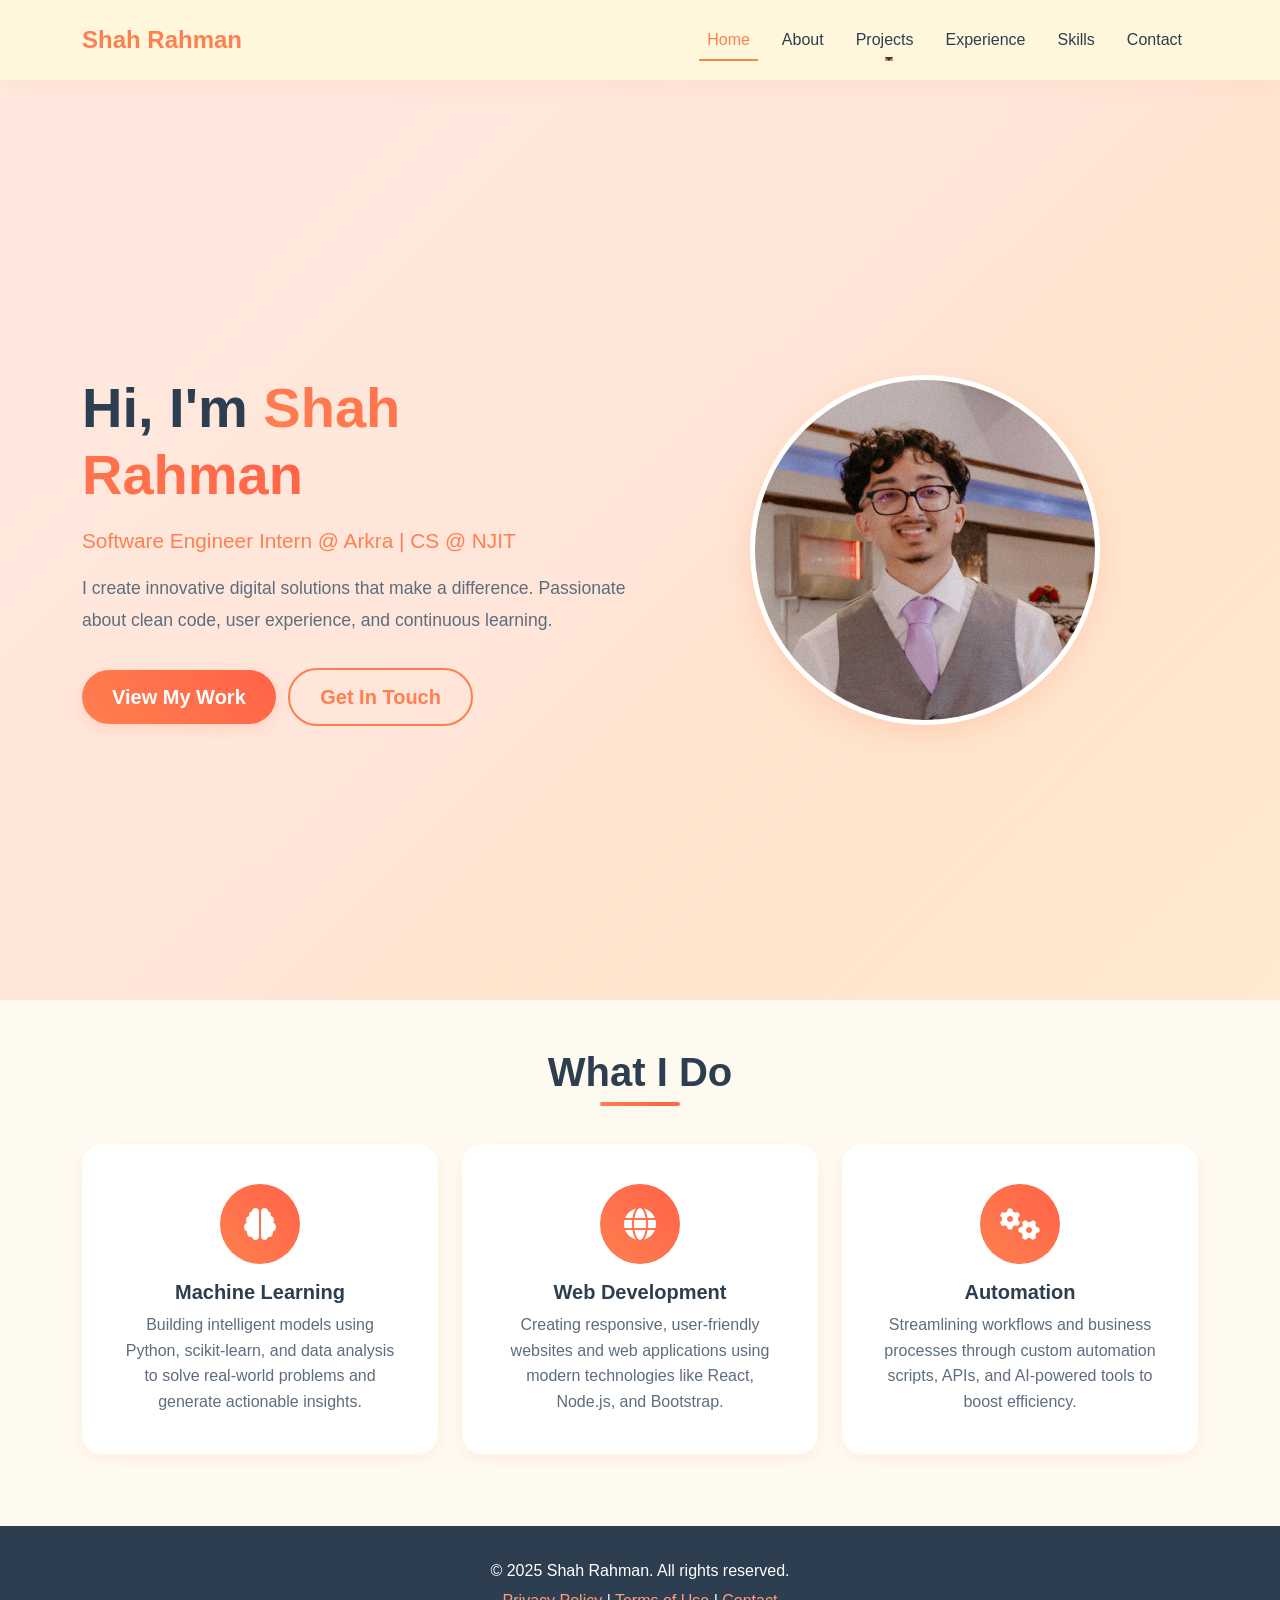
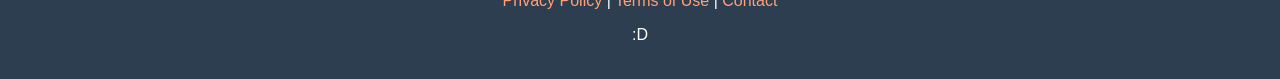
<file: index.html>
<!DOCTYPE html>
<!-- DEVELOPER: Shah Rahman, IS117-007, Fall 2025 -->
<html lang="en">
<head>
    <meta charset="UTF-8">
    <meta name="viewport" content="width=device-width, initial-scale=1.0">
    <title>Shah Rahman - Personal Portfolio</title>
    <!-- Bootstrap CSS -->
    <link href="https://cdn.jsdelivr.net/npm/bootstrap@5.3.2/dist/css/bootstrap.min.css" rel="stylesheet">
    <!-- Font Awesome -->
    <link href="https://cdnjs.cloudflare.com/ajax/libs/font-awesome/6.0.0/css/all.min.css" rel="stylesheet">
    <!-- Custom CSS (loads after Bootstrap to override) -->
    <link rel="stylesheet" href="styles/styles.css">
</head>
<body>
    <!-- Navigation with Bootstrap -->
    <nav class="navbar navbar-expand-lg fixed-top">
        <div class="container">
            <a class="navbar-brand" href="index.html">Shah Rahman</a>
            <button class="navbar-toggler" type="button" data-bs-toggle="collapse" data-bs-target="#navbarNav" aria-controls="navbarNav" aria-expanded="false" aria-label="Toggle navigation">
                <span class="navbar-toggler-icon"></span>
            </button>
            <div class="collapse navbar-collapse" id="navbarNav">
                <ul class="navbar-nav ms-auto">
                    <li class="nav-item">
                        <a class="nav-link active" href="index.html">Home</a>
                    </li>
                    <li class="nav-item">
                        <a class="nav-link" href="about.html">About</a>
                    </li>
                    <!-- 2-Tier Navigation: Dropdown Menu -->
                    <li class="nav-item dropdown">
                        <a class="nav-link dropdown-toggle" href="projects.html" id="projectsDropdown" role="button" data-bs-toggle="dropdown" aria-expanded="false">
                            Projects
                        </a>
                        <ul class="dropdown-menu" aria-labelledby="projectsDropdown">
                            <li><a class="dropdown-item" href="projects.html">All Projects</a></li>
                            <li><a class="dropdown-item" href="projects.html#ml-projects">ML Projects</a></li>
                            <li><a class="dropdown-item" href="projects.html#web-projects">Web Projects</a></li>
                        </ul>
                    </li>
                    <li class="nav-item">
                        <a class="nav-link" href="experience.html">Experience</a>
                    </li>
                    <li class="nav-item">
                        <a class="nav-link" href="skills.html">Skills</a>
                    </li>
                    <li class="nav-item">
                        <a class="nav-link" href="contact.html">Contact</a>
                    </li>
                </ul>
            </div>
        </div>
    </nav>

    <!-- Hero Section -->
    <section id="home" class="hero">
        <div class="container">
            <div class="row align-items-center min-vh-100">
                <div class="col-lg-6">
                    <div class="hero-content">
                        <h1 class="hero-title">Hi, I'm <span class="highlight">Shah Rahman</span></h1>
                        <p class="hero-subtitle">Software Engineer Intern @ Arkra | CS @ NJIT</p>
                        <p class="hero-description">
                            I create innovative digital solutions that make a difference. 
                            Passionate about clean code, user experience, and continuous learning.
                        </p>
                        <div class="hero-buttons">
                            <a href="projects.html" class="btn btn-primary btn-lg me-2">View My Work</a>
                            <a href="contact.html" class="btn btn-outline-primary btn-lg">Get In Touch</a>
                        </div>
                    </div>
                </div>
                <div class="col-lg-6 text-center">
                    <div class="hero-image">
                        <img src="images/profile.png" alt="Shah Rahman" class="profile-photo img-fluid">
                    </div>
                </div>
            </div>
        </div>
    </section>

    <!-- What I Do Section -->
    <section id="services" class="services-section py-5">
        <div class="container">
            <h2 class="section-title text-center mb-5">What I Do</h2>
            <div class="row">
                <div class="col-lg-4 col-md-6 mb-4">
                    <div class="card service-card h-100 text-center">
                        <div class="card-body">
                            <div class="service-icon mb-3">
                                <i class="fas fa-brain"></i>
                            </div>
                            <h5 class="card-title">Machine Learning</h5>
                            <p class="card-text">
                                Building intelligent models using Python, scikit-learn, and data analysis to solve real-world problems and generate actionable insights.
                            </p>
                        </div>
                    </div>
                </div>
                <div class="col-lg-4 col-md-6 mb-4">
                    <div class="card service-card h-100 text-center">
                        <div class="card-body">
                            <div class="service-icon mb-3">
                                <i class="fas fa-globe"></i>
                            </div>
                            <h5 class="card-title">Web Development</h5>
                            <p class="card-text">
                                Creating responsive, user-friendly websites and web applications using modern technologies like React, Node.js, and Bootstrap.
                            </p>
                        </div>
                    </div>
                </div>
                <div class="col-lg-4 col-md-6 mb-4">
                    <div class="card service-card h-100 text-center">
                        <div class="card-body">
                            <div class="service-icon mb-3">
                                <i class="fas fa-cogs"></i>
                            </div>
                            <h5 class="card-title">Automation</h5>
                            <p class="card-text">
                                Streamlining workflows and business processes through custom automation scripts, APIs, and AI-powered tools to boost efficiency.
                            </p>
                        </div>
                    </div>
                </div>
            </div>
        </div>
    </section>

    <!-- Footer -->
    <footer class="footer mt-auto">
        <div class="container text-center">
            <p class="mb-1">&copy; 2025 Shah Rahman. All rights reserved.</p>
            <p class="mb-2">
                <a href="#" class="footer-link">Privacy Policy</a> | 
                <a href="#" class="footer-link">Terms of Use</a> | 
                <a href="contact.html" class="footer-link">Contact</a>
            </p>
            <p class="mb-0">:D</p>
        </div>
    </footer>

    <!-- Bootstrap JS Bundle -->
    <script src="https://cdn.jsdelivr.net/npm/bootstrap@5.3.2/dist/js/bootstrap.bundle.min.js"></script>
    <script src="scripts/script.js"></script>
</body>
</html>
</file>
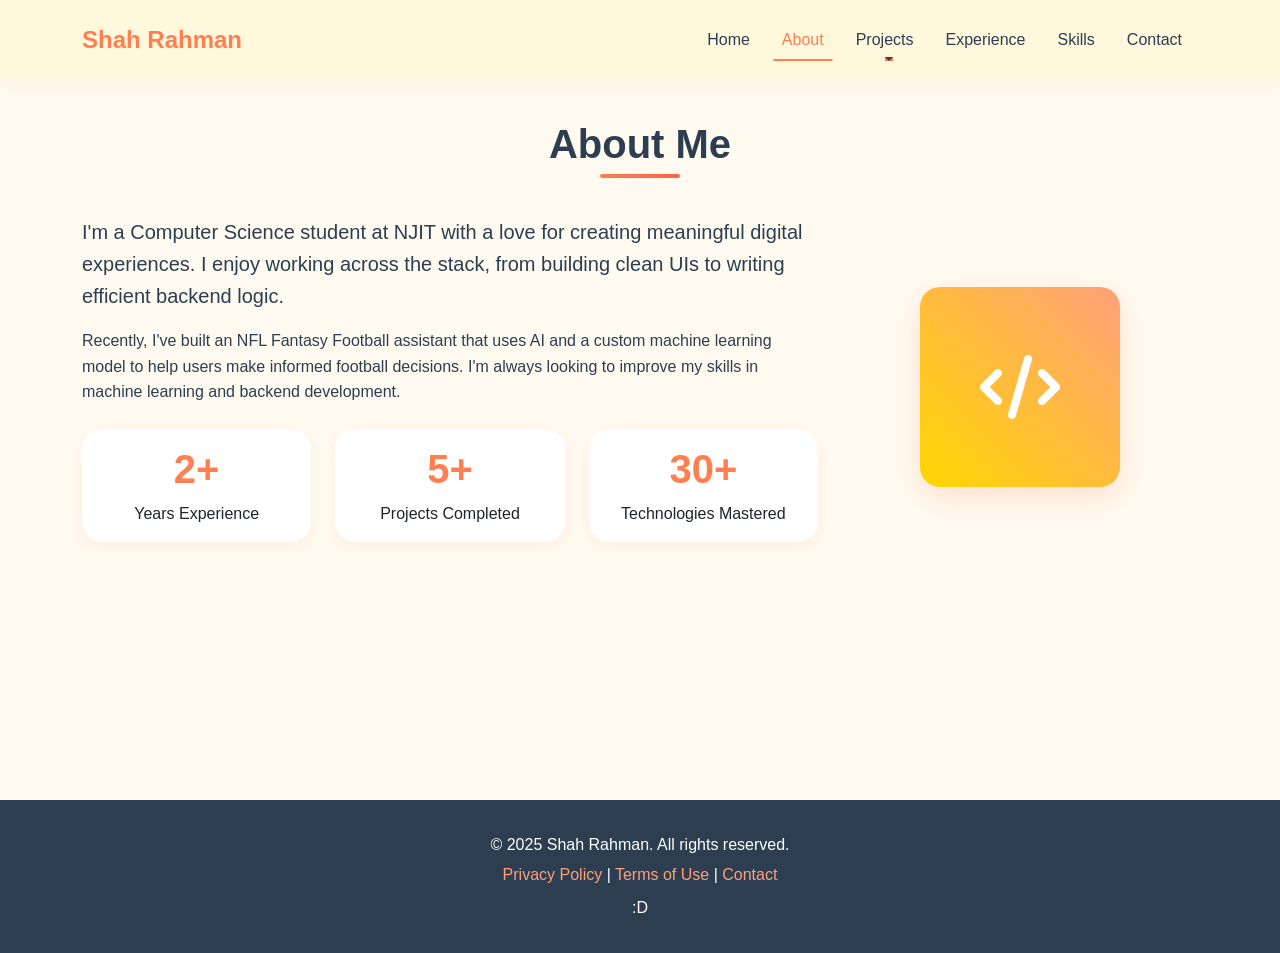
<file: about.html>
<!DOCTYPE html>
<!-- DEVELOPER: Shah Rahman, IS117-007, Fall 2025 -->
<html lang="en">
<head>
    <meta charset="UTF-8">
    <meta name="viewport" content="width=device-width, initial-scale=1.0">
    <title>About - Shah Rahman</title>
    <!-- Bootstrap CSS -->
    <link href="https://cdn.jsdelivr.net/npm/bootstrap@5.3.2/dist/css/bootstrap.min.css" rel="stylesheet">
    <!-- Font Awesome -->
    <link href="https://cdnjs.cloudflare.com/ajax/libs/font-awesome/6.0.0/css/all.min.css" rel="stylesheet">
    <!-- Custom CSS -->
    <link rel="stylesheet" href="styles/styles.css">
</head>
<body>
    <!-- Navigation -->
    <nav class="navbar navbar-expand-lg fixed-top">
        <div class="container">
            <a class="navbar-brand" href="index.html">Shah Rahman</a>
            <button class="navbar-toggler" type="button" data-bs-toggle="collapse" data-bs-target="#navbarNav" aria-controls="navbarNav" aria-expanded="false" aria-label="Toggle navigation">
                <span class="navbar-toggler-icon"></span>
            </button>
            <div class="collapse navbar-collapse" id="navbarNav">
                <ul class="navbar-nav ms-auto">
                    <li class="nav-item">
                        <a class="nav-link" href="index.html">Home</a>
                    </li>
                    <li class="nav-item">
                        <a class="nav-link active" href="about.html">About</a>
                    </li>
                    <li class="nav-item dropdown">
                        <a class="nav-link dropdown-toggle" href="projects.html" id="projectsDropdown" role="button" data-bs-toggle="dropdown" aria-expanded="false">
                            Projects
                        </a>
                        <ul class="dropdown-menu" aria-labelledby="projectsDropdown">
                            <li><a class="dropdown-item" href="projects.html">All Projects</a></li>
                            <li><a class="dropdown-item" href="projects.html#ml-projects">ML Projects</a></li>
                            <li><a class="dropdown-item" href="projects.html#web-projects">Web Projects</a></li>
                        </ul>
                    </li>
                    <li class="nav-item">
                        <a class="nav-link" href="experience.html">Experience</a>
                    </li>
                    <li class="nav-item">
                        <a class="nav-link" href="skills.html">Skills</a>
                    </li>
                    <li class="nav-item">
                        <a class="nav-link" href="contact.html">Contact</a>
                    </li>
                </ul>
            </div>
        </div>
    </nav>

    <!-- About Section -->
    <section id="about" class="about page-section">
        <div class="container">
            <h2 class="section-title text-center mb-5">About Me</h2>
            <div class="row align-items-center">
                <div class="col-lg-8">
                    <p class="lead">
                        I'm a Computer Science student at NJIT with a love for creating meaningful digital experiences. 
                        I enjoy working across the stack, from building clean UIs to writing efficient backend logic.
                    </p>
                    <p>
                        Recently, I've built an NFL Fantasy Football assistant that uses AI and a custom machine learning model to help users make informed football decisions.
                        I'm always looking to improve my skills in machine learning and backend development.
                    </p>
                    
                    <!-- Stats as Bootstrap Cards -->
                    <div class="row mt-4">
                        <div class="col-md-4 mb-3">
                            <div class="card stat-card text-center h-100">
                                <div class="card-body">
                                    <h3 class="card-title stat-number">2+</h3>
                                    <p class="card-text">Years Experience</p>
                                </div>
                            </div>
                        </div>
                        <div class="col-md-4 mb-3">
                            <div class="card stat-card text-center h-100">
                                <div class="card-body">
                                    <h3 class="card-title stat-number">5+</h3>
                                    <p class="card-text">Projects Completed</p>
                                </div>
                            </div>
                        </div>
                        <div class="col-md-4 mb-3">
                            <div class="card stat-card text-center h-100">
                                <div class="card-body">
                                    <h3 class="card-title stat-number">30+</h3>
                                    <p class="card-text">Technologies Mastered</p>
                                </div>
                            </div>
                        </div>
                    </div>
                </div>
                <div class="col-lg-4 text-center">
                    <div class="about-placeholder">
                        <i class="fas fa-code"></i>
                    </div>
                </div>
            </div>
        </div>
    </section>

    <!-- Footer -->
    <footer class="footer mt-auto">
        <div class="container text-center">
            <p class="mb-1">&copy; 2025 Shah Rahman. All rights reserved.</p>
            <p class="mb-2">
                <a href="#" class="footer-link">Privacy Policy</a> | 
                <a href="#" class="footer-link">Terms of Use</a> | 
                <a href="contact.html" class="footer-link">Contact</a>
            </p>
            <p class="mb-0">:D</p>
        </div>
    </footer>

    <!-- Bootstrap JS Bundle -->
    <script src="https://cdn.jsdelivr.net/npm/bootstrap@5.3.2/dist/js/bootstrap.bundle.min.js"></script>
    <script src="scripts/script.js"></script>
</body>
</html>
</file>
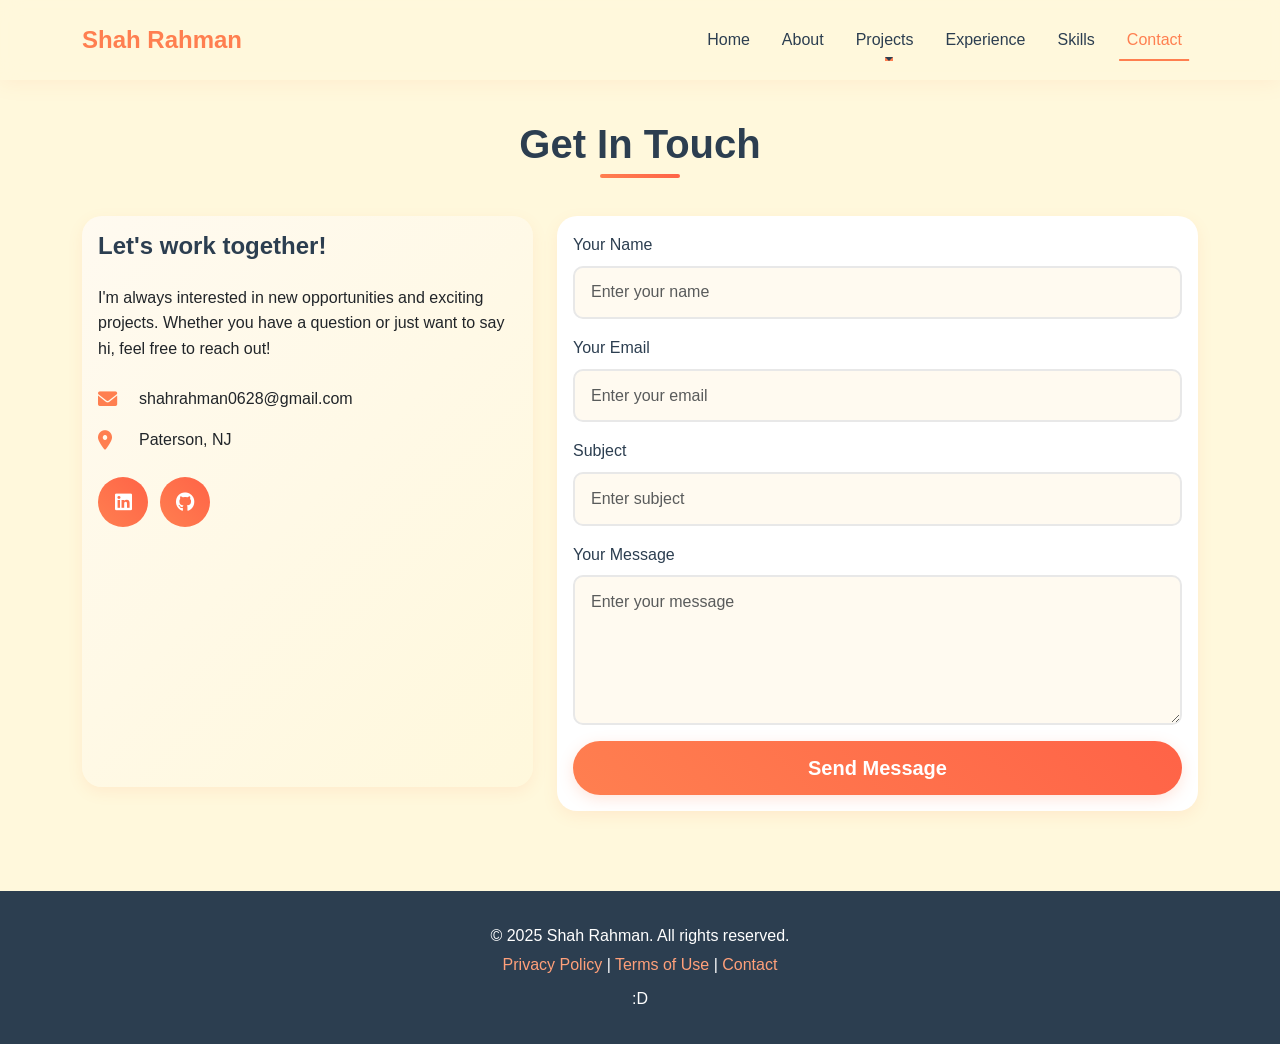
<file: contact.html>
<!DOCTYPE html>
<!-- DEVELOPER: Shah Rahman, IS117-007, Fall 2025 -->
<html lang="en">
<head>
    <meta charset="UTF-8">
    <meta name="viewport" content="width=device-width, initial-scale=1.0">
    <title>Contact - Shah Rahman</title>
    <!-- Bootstrap CSS -->
    <link href="https://cdn.jsdelivr.net/npm/bootstrap@5.3.2/dist/css/bootstrap.min.css" rel="stylesheet">
    <!-- Font Awesome -->
    <link href="https://cdnjs.cloudflare.com/ajax/libs/font-awesome/6.0.0/css/all.min.css" rel="stylesheet">
    <!-- Custom CSS -->
    <link rel="stylesheet" href="styles/styles.css">
</head>
<body>
    <!-- Navigation -->
    <nav class="navbar navbar-expand-lg fixed-top">
        <div class="container">
            <a class="navbar-brand" href="index.html">Shah Rahman</a>
            <button class="navbar-toggler" type="button" data-bs-toggle="collapse" data-bs-target="#navbarNav" aria-controls="navbarNav" aria-expanded="false" aria-label="Toggle navigation">
                <span class="navbar-toggler-icon"></span>
            </button>
            <div class="collapse navbar-collapse" id="navbarNav">
                <ul class="navbar-nav ms-auto">
                    <li class="nav-item">
                        <a class="nav-link" href="index.html">Home</a>
                    </li>
                    <li class="nav-item">
                        <a class="nav-link" href="about.html">About</a>
                    </li>
                    <li class="nav-item dropdown">
                        <a class="nav-link dropdown-toggle" href="projects.html" id="projectsDropdown" role="button" data-bs-toggle="dropdown" aria-expanded="false">
                            Projects
                        </a>
                        <ul class="dropdown-menu" aria-labelledby="projectsDropdown">
                            <li><a class="dropdown-item" href="projects.html">All Projects</a></li>
                            <li><a class="dropdown-item" href="projects.html#ml-projects">ML Projects</a></li>
                            <li><a class="dropdown-item" href="projects.html#web-projects">Web Projects</a></li>
                        </ul>
                    </li>
                    <li class="nav-item">
                        <a class="nav-link" href="experience.html">Experience</a>
                    </li>
                    <li class="nav-item">
                        <a class="nav-link" href="skills.html">Skills</a>
                    </li>
                    <li class="nav-item">
                        <a class="nav-link active" href="contact.html">Contact</a>
                    </li>
                </ul>
            </div>
        </div>
    </nav>

    <!-- Contact Section -->
    <section id="contact" class="contact page-section">
        <div class="container">
            <h2 class="section-title text-center mb-5">Get In Touch</h2>
            <div class="row">
                <div class="col-lg-5 mb-4">
                    <div class="card contact-info-card h-100">
                        <div class="card-body">
                            <h4 class="card-title mb-4">Let's work together!</h4>
                            <p class="card-text">
                                I'm always interested in new opportunities and exciting projects. 
                                Whether you have a question or just want to say hi, feel free to reach out!
                            </p>
                            <div class="contact-details mt-4">
                                <div class="contact-item d-flex align-items-center mb-3">
                                    <i class="fas fa-envelope me-3"></i>
                                    <span>shahrahman0628@gmail.com</span>
                                </div>
                                <div class="contact-item d-flex align-items-center mb-3">
                                    <i class="fas fa-map-marker-alt me-3"></i>
                                    <span>Paterson, NJ</span>
                                </div>
                            </div>
                            <div class="social-links mt-4">
                                <a href="https://www.linkedin.com/in/shahrahman28/" class="btn btn-social me-2">
                                    <i class="fab fa-linkedin"></i>
                                </a>
                                <a href="https://github.com/ssr68" class="btn btn-social">
                                    <i class="fab fa-github"></i>
                                </a>
                            </div>
                        </div>
                    </div>
                </div>
                <div class="col-lg-7">
                    <div class="card contact-form-card">
                        <div class="card-body">
                            <form id="contactForm" action="https://formspree.io/f/mpwladll" method="POST">
                                <div class="mb-3">
                                    <label for="name" class="form-label">Your Name</label>
                                    <input type="text" class="form-control" id="name" name="name" placeholder="Enter your name" required>
                                </div>
                                <div class="mb-3">
                                    <label for="email" class="form-label">Your Email</label>
                                    <input type="email" class="form-control" id="email" name="email" placeholder="Enter your email" required>
                                </div>
                                <div class="mb-3">
                                    <label for="subject" class="form-label">Subject</label>
                                    <input type="text" class="form-control" id="subject" name="subject" placeholder="Enter subject" required>
                                </div>
                                <div class="mb-3">
                                    <label for="message" class="form-label">Your Message</label>
                                    <textarea class="form-control" id="message" name="message" rows="5" placeholder="Enter your message" required></textarea>
                                </div>
                                <button type="submit" class="btn btn-primary btn-lg w-100">Send Message</button>
                            </form>
                            <div id="formMessage" class="mt-3" style="display:none;">
                                <div class="alert alert-success text-center">
                                    <i class="fas fa-check-circle me-2"></i>
                                    <strong>Thank you!</strong> I will reach out soon.
                                </div>
                            </div>
                        </div>
                    </div>
                </div>
            </div>
        </div>
    </section>

    <!-- Footer -->
    <footer class="footer mt-auto">
        <div class="container text-center">
            <p class="mb-1">&copy; 2025 Shah Rahman. All rights reserved.</p>
            <p class="mb-2">
                <a href="#" class="footer-link">Privacy Policy</a> | 
                <a href="#" class="footer-link">Terms of Use</a> | 
                <a href="contact.html" class="footer-link">Contact</a>
            </p>
            <p class="mb-0">:D</p>
        </div>
    </footer>

    <!-- Bootstrap JS Bundle -->
    <script src="https://cdn.jsdelivr.net/npm/bootstrap@5.3.2/dist/js/bootstrap.bundle.min.js"></script>
    <script src="scripts/script.js"></script>
    <script>
    document.addEventListener('DOMContentLoaded', function() {
      const form = document.getElementById('contactForm');
      const formMessage = document.getElementById('formMessage');
      if (form) {
        form.addEventListener('submit', async function(e) {
          e.preventDefault();
          const data = new FormData(form);
          try {
            const response = await fetch(form.action, {
              method: 'POST',
              body: data,
              headers: { 'Accept': 'application/json' }
            });
            if (response.ok) {
              form.reset();
              form.style.display = 'none';
              formMessage.style.display = 'block';
            } else {
              formMessage.innerHTML = '<div class="alert alert-danger">Oops! Something went wrong. Please try again later.</div>';
              formMessage.style.display = 'block';
            }
          } catch (error) {
            formMessage.innerHTML = '<div class="alert alert-danger">Oops! Something went wrong. Please try again later.</div>';
            formMessage.style.display = 'block';
          }
        });
      }
    });
    </script>
</body>
</html>
</file>
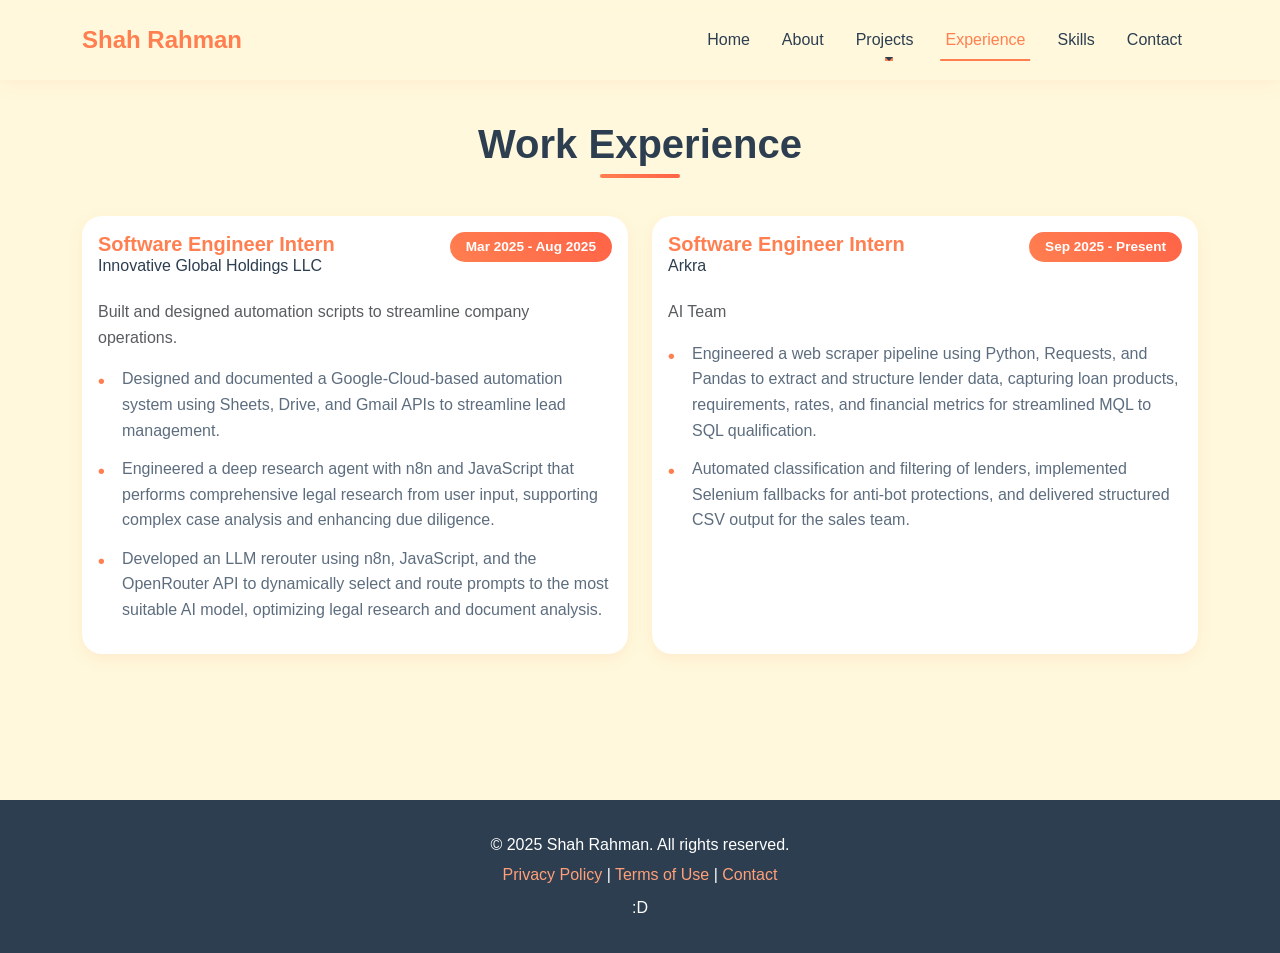
<file: experience.html>
<!DOCTYPE html>
<!-- DEVELOPER: Shah Rahman, IS117-007, Fall 2025 -->
<html lang="en">
<head>
    <meta charset="UTF-8">
    <meta name="viewport" content="width=device-width, initial-scale=1.0">
    <title>Experience - Shah Rahman</title>
    <!-- Bootstrap CSS -->
    <link href="https://cdn.jsdelivr.net/npm/bootstrap@5.3.2/dist/css/bootstrap.min.css" rel="stylesheet">
    <!-- Font Awesome -->
    <link href="https://cdnjs.cloudflare.com/ajax/libs/font-awesome/6.0.0/css/all.min.css" rel="stylesheet">
    <!-- Custom CSS -->
    <link rel="stylesheet" href="styles/styles.css">
</head>
<body>
    <!-- Navigation -->
    <nav class="navbar navbar-expand-lg fixed-top">
        <div class="container">
            <a class="navbar-brand" href="index.html">Shah Rahman</a>
            <button class="navbar-toggler" type="button" data-bs-toggle="collapse" data-bs-target="#navbarNav" aria-controls="navbarNav" aria-expanded="false" aria-label="Toggle navigation">
                <span class="navbar-toggler-icon"></span>
            </button>
            <div class="collapse navbar-collapse" id="navbarNav">
                <ul class="navbar-nav ms-auto">
                    <li class="nav-item">
                        <a class="nav-link" href="index.html">Home</a>
                    </li>
                    <li class="nav-item">
                        <a class="nav-link" href="about.html">About</a>
                    </li>
                    <li class="nav-item dropdown">
                        <a class="nav-link dropdown-toggle" href="projects.html" id="projectsDropdown" role="button" data-bs-toggle="dropdown" aria-expanded="false">
                            Projects
                        </a>
                        <ul class="dropdown-menu" aria-labelledby="projectsDropdown">
                            <li><a class="dropdown-item" href="projects.html">All Projects</a></li>
                            <li><a class="dropdown-item" href="projects.html#ml-projects">ML Projects</a></li>
                            <li><a class="dropdown-item" href="projects.html#web-projects">Web Projects</a></li>
                        </ul>
                    </li>
                    <li class="nav-item">
                        <a class="nav-link active" href="experience.html">Experience</a>
                    </li>
                    <li class="nav-item">
                        <a class="nav-link" href="skills.html">Skills</a>
                    </li>
                    <li class="nav-item">
                        <a class="nav-link" href="contact.html">Contact</a>
                    </li>
                </ul>
            </div>
        </div>
    </nav>

    <!-- Experience Section -->
    <section id="experience" class="experience page-section">
        <div class="container">
            <h2 class="section-title text-center mb-5">Work Experience</h2>
            <div class="row">
                <div class="col-lg-6 mb-4">
                    <div class="card experience-card h-100">
                        <div class="card-body">
                            <div class="d-flex justify-content-between align-items-start mb-3">
                                <div>
                                    <h5 class="card-title job-title">Software Engineer Intern</h5>
                                    <h6 class="company-name">Innovative Global Holdings LLC</h6>
                                </div>
                                <span class="badge duration-badge">Mar 2025 - Aug 2025</span>
                            </div>
                            <p class="card-text text-muted">
                                Built and designed automation scripts to streamline company operations.
                            </p>
                            <ul class="job-achievements">
                                <li>Designed and documented a Google-Cloud-based automation system using Sheets, Drive, and Gmail APIs to streamline lead management.</li>
                                <li>Engineered a deep research agent with n8n and JavaScript that performs comprehensive legal research from user input, supporting complex case analysis and enhancing due diligence.</li>
                                <li>Developed an LLM rerouter using n8n, JavaScript, and the OpenRouter API to dynamically select and route prompts to the most suitable AI model, optimizing legal research and document analysis.</li>
                            </ul>
                        </div>
                    </div>
                </div>
                
                <div class="col-lg-6 mb-4">
                    <div class="card experience-card h-100">
                        <div class="card-body">
                            <div class="d-flex justify-content-between align-items-start mb-3">
                                <div>
                                    <h5 class="card-title job-title">Software Engineer Intern</h5>
                                    <h6 class="company-name">Arkra</h6>
                                </div>
                                <span class="badge duration-badge">Sep 2025 - Present</span>
                            </div>
                            <p class="card-text text-muted">
                                AI Team
                            </p>
                            <ul class="job-achievements">
                                <li>Engineered a web scraper pipeline using Python, Requests, and Pandas to extract and structure lender data, capturing loan products, requirements, rates, and financial metrics for streamlined MQL to SQL qualification.</li>
                                <li>Automated classification and filtering of lenders, implemented Selenium fallbacks for anti-bot protections, and delivered structured CSV output for the sales team.</li>
                            </ul>
                        </div>
                    </div>
                </div>
            </div>
        </div>
    </section>

    <!-- Footer -->
    <footer class="footer mt-auto">
        <div class="container text-center">
            <p class="mb-1">&copy; 2025 Shah Rahman. All rights reserved.</p>
            <p class="mb-2">
                <a href="#" class="footer-link">Privacy Policy</a> | 
                <a href="#" class="footer-link">Terms of Use</a> | 
                <a href="contact.html" class="footer-link">Contact</a>
            </p>
            <p class="mb-0">:D</p>
        </div>
    </footer>

    <!-- Bootstrap JS Bundle -->
    <script src="https://cdn.jsdelivr.net/npm/bootstrap@5.3.2/dist/js/bootstrap.bundle.min.js"></script>
    <script src="scripts/script.js"></script>
</body>
</html>
</file>
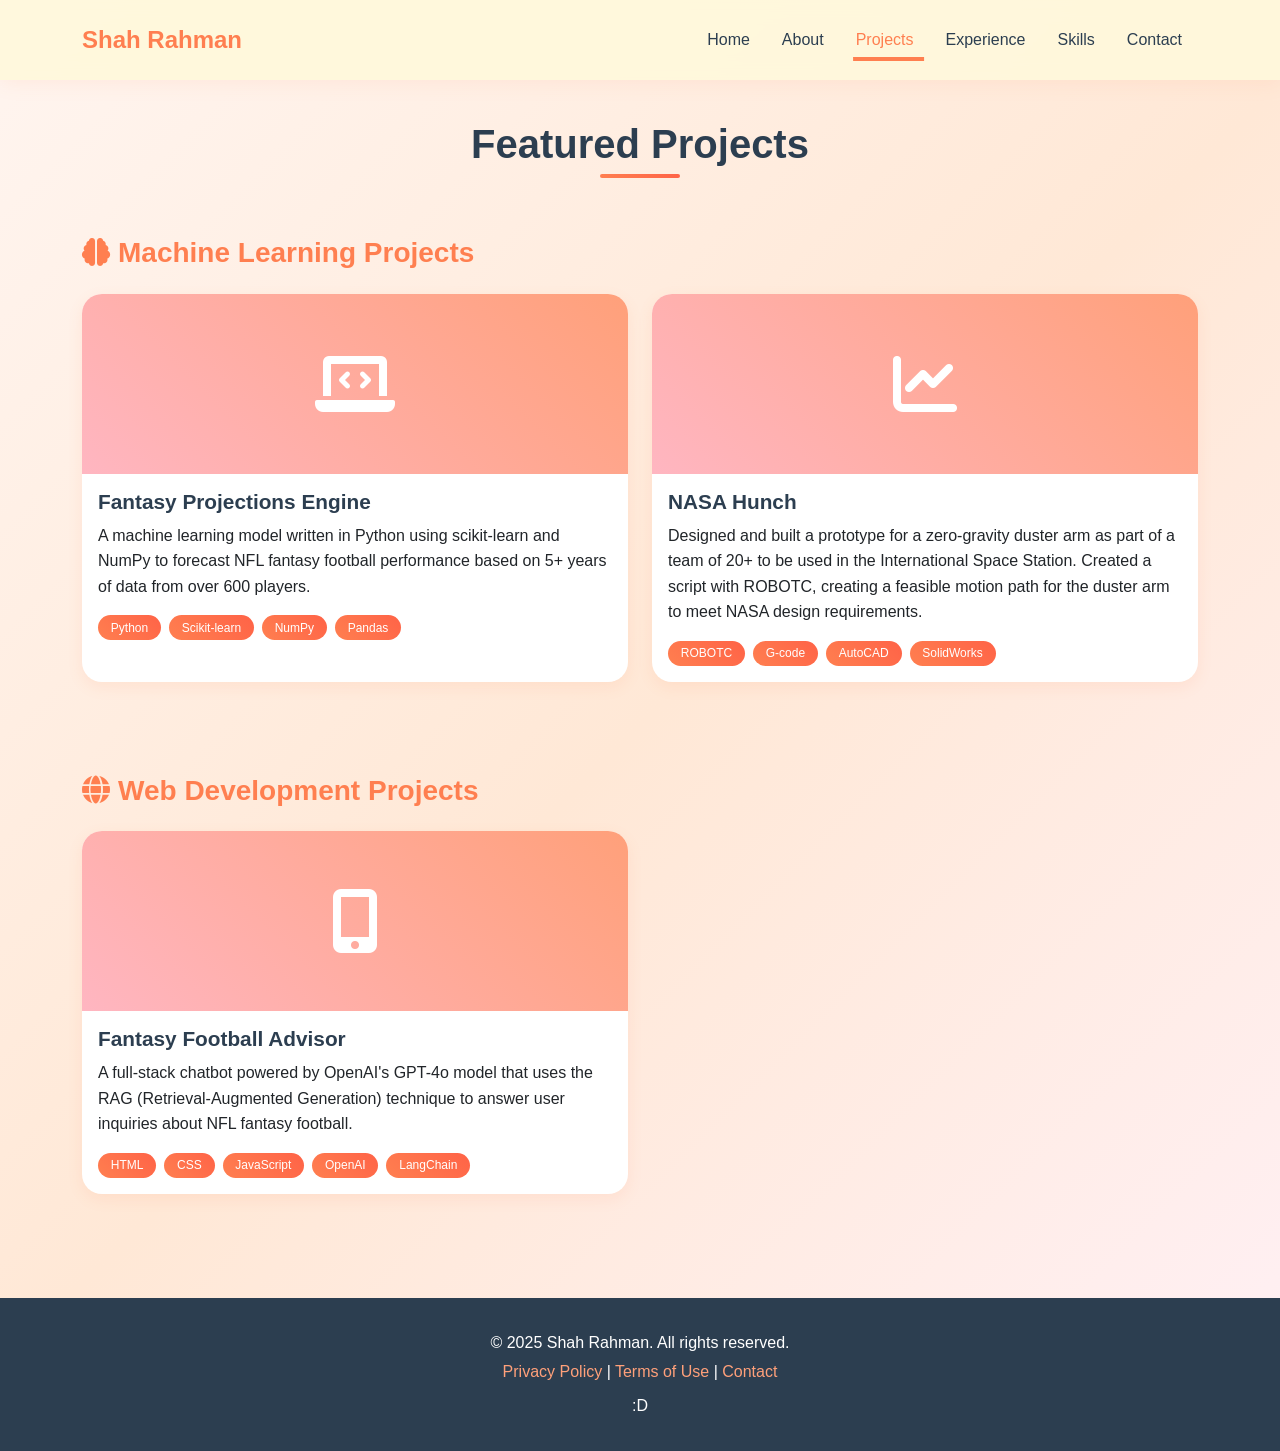
<file: projects.html>
<!DOCTYPE html>
<!-- DEVELOPER: Shah Rahman, IS117-007, Fall 2025 -->
<html lang="en">
<head>
    <meta charset="UTF-8">
    <meta name="viewport" content="width=device-width, initial-scale=1.0">
    <title>Projects - Shah Rahman</title>
    <!-- Bootstrap CSS -->
    <link href="https://cdn.jsdelivr.net/npm/bootstrap@5.3.2/dist/css/bootstrap.min.css" rel="stylesheet">
    <!-- Font Awesome -->
    <link href="https://cdnjs.cloudflare.com/ajax/libs/font-awesome/6.0.0/css/all.min.css" rel="stylesheet">
    <!-- Custom CSS -->
    <link rel="stylesheet" href="styles/styles.css">
</head>
<body>
    <!-- Navigation -->
    <nav class="navbar navbar-expand-lg fixed-top">
        <div class="container">
            <a class="navbar-brand" href="index.html">Shah Rahman</a>
            <button class="navbar-toggler" type="button" data-bs-toggle="collapse" data-bs-target="#navbarNav" aria-controls="navbarNav" aria-expanded="false" aria-label="Toggle navigation">
                <span class="navbar-toggler-icon"></span>
            </button>
            <div class="collapse navbar-collapse" id="navbarNav">
                <ul class="navbar-nav ms-auto">
                    <li class="nav-item">
                        <a class="nav-link" href="index.html">Home</a>
                    </li>
                    <li class="nav-item">
                        <a class="nav-link" href="about.html">About</a>
                    </li>
                    <li class="nav-item dropdown">
                        <a class="nav-link dropdown-toggle active" href="projects.html" id="projectsDropdown" role="button" data-bs-toggle="dropdown" aria-expanded="false">
                            Projects
                        </a>
                        <ul class="dropdown-menu" aria-labelledby="projectsDropdown">
                            <li><a class="dropdown-item" href="projects.html">All Projects</a></li>
                            <li><a class="dropdown-item" href="projects.html#ml-projects">ML Projects</a></li>
                            <li><a class="dropdown-item" href="projects.html#web-projects">Web Projects</a></li>
                        </ul>
                    </li>
                    <li class="nav-item">
                        <a class="nav-link" href="experience.html">Experience</a>
                    </li>
                    <li class="nav-item">
                        <a class="nav-link" href="skills.html">Skills</a>
                    </li>
                    <li class="nav-item">
                        <a class="nav-link" href="contact.html">Contact</a>
                    </li>
                </ul>
            </div>
        </div>
    </nav>

    <!-- Projects Section -->
    <section id="projects" class="projects page-section">
        <div class="container">
            <h2 class="section-title text-center mb-5">Featured Projects</h2>
            
            <!-- ML Projects -->
            <h3 id="ml-projects" class="category-subtitle mb-4"><i class="fas fa-brain me-2"></i>Machine Learning Projects</h3>
            <div class="row mb-5">
                <div class="col-lg-6 mb-4">
                    <div class="card project-card h-100">
                        <div class="card-img-top project-image">
                            <i class="fas fa-laptop-code"></i>
                        </div>
                        <div class="card-body">
                            <h5 class="card-title">Fantasy Projections Engine</h5>
                            <p class="card-text">
                                A machine learning model written in Python using scikit-learn and NumPy to forecast NFL fantasy football performance based on 5+ years of data from over 600 players.
                            </p>
                            <div class="project-tech">
                                <span class="badge tech-tag">Python</span>
                                <span class="badge tech-tag">Scikit-learn</span>
                                <span class="badge tech-tag">NumPy</span>
                                <span class="badge tech-tag">Pandas</span>
                            </div>
                        </div>
                    </div>
                </div>
                
                <div class="col-lg-6 mb-4">
                    <div class="card project-card h-100">
                        <div class="card-img-top project-image">
                            <i class="fas fa-chart-line"></i>
                        </div>
                        <div class="card-body">
                            <h5 class="card-title">NASA Hunch</h5>
                            <p class="card-text">
                                Designed and built a prototype for a zero-gravity duster arm as part of a team of 20+ to be used in the International Space Station. Created a script with ROBOTC, creating a feasible motion path for the duster arm to meet NASA design requirements.
                            </p>
                            <div class="project-tech">
                                <span class="badge tech-tag">ROBOTC</span>
                                <span class="badge tech-tag">G-code</span>
                                <span class="badge tech-tag">AutoCAD</span>
                                <span class="badge tech-tag">SolidWorks</span>
                            </div>
                        </div>
                    </div>
                </div>
            </div>

            <!-- Web Projects -->
            <h3 id="web-projects" class="category-subtitle mb-4"><i class="fas fa-globe me-2"></i>Web Development Projects</h3>
            <div class="row">
                <div class="col-lg-6 mb-4">
                    <div class="card project-card h-100">
                        <div class="card-img-top project-image">
                            <i class="fas fa-mobile-alt"></i>
                        </div>
                        <div class="card-body">
                            <h5 class="card-title">Fantasy Football Advisor</h5>
                            <p class="card-text">
                                A full-stack chatbot powered by OpenAI's GPT-4o model that uses the RAG (Retrieval-Augmented Generation) technique to answer user inquiries about NFL fantasy football.
                            </p>
                            <div class="project-tech">
                                <span class="badge tech-tag">HTML</span>
                                <span class="badge tech-tag">CSS</span>
                                <span class="badge tech-tag">JavaScript</span>
                                <span class="badge tech-tag">OpenAI</span>
                                <span class="badge tech-tag">LangChain</span>
                            </div>
                        </div>
                    </div>
                </div>
            </div>
        </div>
    </section>

    <!-- Footer -->
    <footer class="footer mt-auto">
        <div class="container text-center">
            <p class="mb-1">&copy; 2025 Shah Rahman. All rights reserved.</p>
            <p class="mb-2">
                <a href="#" class="footer-link">Privacy Policy</a> | 
                <a href="#" class="footer-link">Terms of Use</a> | 
                <a href="contact.html" class="footer-link">Contact</a>
            </p>
            <p class="mb-0">:D</p>
        </div>
    </footer>

    <!-- Bootstrap JS Bundle -->
    <script src="https://cdn.jsdelivr.net/npm/bootstrap@5.3.2/dist/js/bootstrap.bundle.min.js"></script>
    <script src="scripts/script.js"></script>
</body>
</html>
</file>
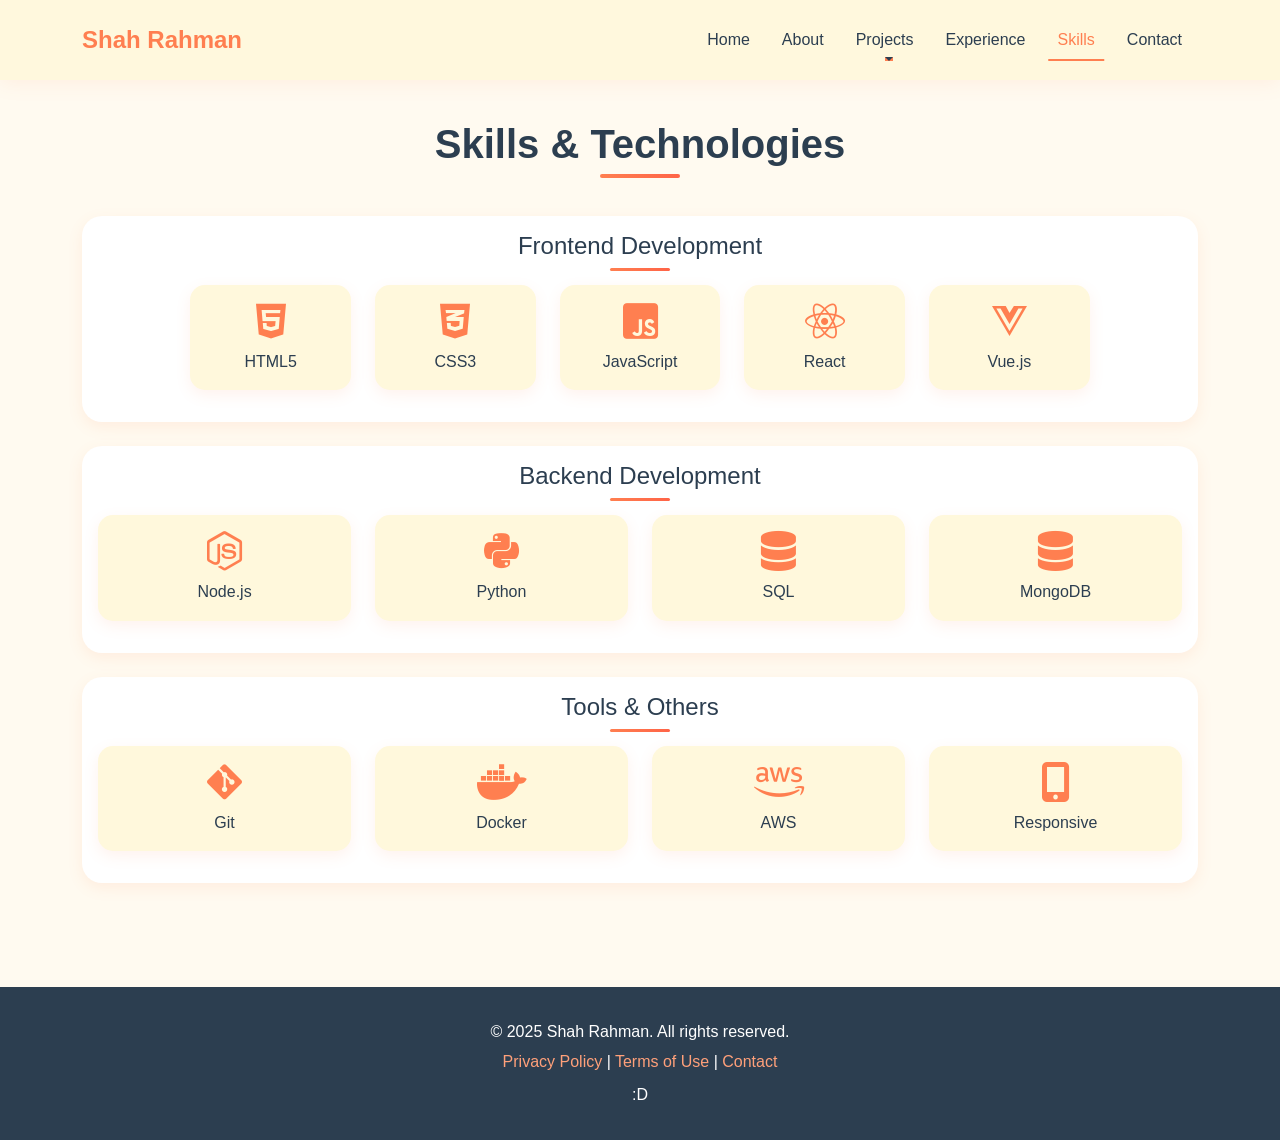
<file: skills.html>
<!DOCTYPE html>
<!-- DEVELOPER: Shah Rahman, IS117-007, Fall 2025 -->
<html lang="en">
<head>
    <meta charset="UTF-8">
    <meta name="viewport" content="width=device-width, initial-scale=1.0">
    <title>Skills - Shah Rahman</title>
    <!-- Bootstrap CSS -->
    <link href="https://cdn.jsdelivr.net/npm/bootstrap@5.3.2/dist/css/bootstrap.min.css" rel="stylesheet">
    <!-- Font Awesome -->
    <link href="https://cdnjs.cloudflare.com/ajax/libs/font-awesome/6.0.0/css/all.min.css" rel="stylesheet">
    <!-- Custom CSS -->
    <link rel="stylesheet" href="styles/styles.css">
</head>
<body>
    <!-- Navigation -->
    <nav class="navbar navbar-expand-lg fixed-top">
        <div class="container">
            <a class="navbar-brand" href="index.html">Shah Rahman</a>
            <button class="navbar-toggler" type="button" data-bs-toggle="collapse" data-bs-target="#navbarNav" aria-controls="navbarNav" aria-expanded="false" aria-label="Toggle navigation">
                <span class="navbar-toggler-icon"></span>
            </button>
            <div class="collapse navbar-collapse" id="navbarNav">
                <ul class="navbar-nav ms-auto">
                    <li class="nav-item">
                        <a class="nav-link" href="index.html">Home</a>
                    </li>
                    <li class="nav-item">
                        <a class="nav-link" href="about.html">About</a>
                    </li>
                    <li class="nav-item dropdown">
                        <a class="nav-link dropdown-toggle" href="projects.html" id="projectsDropdown" role="button" data-bs-toggle="dropdown" aria-expanded="false">
                            Projects
                        </a>
                        <ul class="dropdown-menu" aria-labelledby="projectsDropdown">
                            <li><a class="dropdown-item" href="projects.html">All Projects</a></li>
                            <li><a class="dropdown-item" href="projects.html#ml-projects">ML Projects</a></li>
                            <li><a class="dropdown-item" href="projects.html#web-projects">Web Projects</a></li>
                        </ul>
                    </li>
                    <li class="nav-item">
                        <a class="nav-link" href="experience.html">Experience</a>
                    </li>
                    <li class="nav-item">
                        <a class="nav-link active" href="skills.html">Skills</a>
                    </li>
                    <li class="nav-item">
                        <a class="nav-link" href="contact.html">Contact</a>
                    </li>
                </ul>
            </div>
        </div>
    </nav>

    <!-- Skills Section -->
    <section id="skills" class="skills page-section">
        <div class="container">
            <h2 class="section-title text-center mb-5">Skills & Technologies</h2>
            
            <!-- Frontend Development Card -->
            <div class="card skills-category-card mb-4">
                <div class="card-body">
                    <h4 class="card-title category-title text-center mb-4">Frontend Development</h4>
                    <div class="row justify-content-center">
                        <div class="col-6 col-sm-4 col-md-2 mb-3">
                            <div class="card skill-item text-center h-100">
                                <div class="card-body">
                                    <i class="fab fa-html5 skill-icon"></i>
                                    <p class="skill-name mb-0">HTML5</p>
                                </div>
                            </div>
                        </div>
                        <div class="col-6 col-sm-4 col-md-2 mb-3">
                            <div class="card skill-item text-center h-100">
                                <div class="card-body">
                                    <i class="fab fa-css3-alt skill-icon"></i>
                                    <p class="skill-name mb-0">CSS3</p>
                                </div>
                            </div>
                        </div>
                        <div class="col-6 col-sm-4 col-md-2 mb-3">
                            <div class="card skill-item text-center h-100">
                                <div class="card-body">
                                    <i class="fab fa-js-square skill-icon"></i>
                                    <p class="skill-name mb-0">JavaScript</p>
                                </div>
                            </div>
                        </div>
                        <div class="col-6 col-sm-4 col-md-2 mb-3">
                            <div class="card skill-item text-center h-100">
                                <div class="card-body">
                                    <i class="fab fa-react skill-icon"></i>
                                    <p class="skill-name mb-0">React</p>
                                </div>
                            </div>
                        </div>
                        <div class="col-6 col-sm-4 col-md-2 mb-3">
                            <div class="card skill-item text-center h-100">
                                <div class="card-body">
                                    <i class="fab fa-vuejs skill-icon"></i>
                                    <p class="skill-name mb-0">Vue.js</p>
                                </div>
                            </div>
                        </div>
                    </div>
                </div>
            </div>

            <!-- Backend Development Card -->
            <div class="card skills-category-card mb-4">
                <div class="card-body">
                    <h4 class="card-title category-title text-center mb-4">Backend Development</h4>
                    <div class="row justify-content-center">
                        <div class="col-6 col-sm-4 col-md-3 mb-3">
                            <div class="card skill-item text-center h-100">
                                <div class="card-body">
                                    <i class="fab fa-node-js skill-icon"></i>
                                    <p class="skill-name mb-0">Node.js</p>
                                </div>
                            </div>
                        </div>
                        <div class="col-6 col-sm-4 col-md-3 mb-3">
                            <div class="card skill-item text-center h-100">
                                <div class="card-body">
                                    <i class="fab fa-python skill-icon"></i>
                                    <p class="skill-name mb-0">Python</p>
                                </div>
                            </div>
                        </div>
                        <div class="col-6 col-sm-4 col-md-3 mb-3">
                            <div class="card skill-item text-center h-100">
                                <div class="card-body">
                                    <i class="fas fa-database skill-icon"></i>
                                    <p class="skill-name mb-0">SQL</p>
                                </div>
                            </div>
                        </div>
                        <div class="col-6 col-sm-4 col-md-3 mb-3">
                            <div class="card skill-item text-center h-100">
                                <div class="card-body">
                                    <i class="fas fa-database skill-icon"></i>
                                    <p class="skill-name mb-0">MongoDB</p>
                                </div>
                            </div>
                        </div>
                    </div>
                </div>
            </div>

            <!-- Tools & Others Card -->
            <div class="card skills-category-card mb-4">
                <div class="card-body">
                    <h4 class="card-title category-title text-center mb-4">Tools & Others</h4>
                    <div class="row justify-content-center">
                        <div class="col-6 col-sm-4 col-md-3 mb-3">
                            <div class="card skill-item text-center h-100">
                                <div class="card-body">
                                    <i class="fab fa-git-alt skill-icon"></i>
                                    <p class="skill-name mb-0">Git</p>
                                </div>
                            </div>
                        </div>
                        <div class="col-6 col-sm-4 col-md-3 mb-3">
                            <div class="card skill-item text-center h-100">
                                <div class="card-body">
                                    <i class="fab fa-docker skill-icon"></i>
                                    <p class="skill-name mb-0">Docker</p>
                                </div>
                            </div>
                        </div>
                        <div class="col-6 col-sm-4 col-md-3 mb-3">
                            <div class="card skill-item text-center h-100">
                                <div class="card-body">
                                    <i class="fab fa-aws skill-icon"></i>
                                    <p class="skill-name mb-0">AWS</p>
                                </div>
                            </div>
                        </div>
                        <div class="col-6 col-sm-4 col-md-3 mb-3">
                            <div class="card skill-item text-center h-100">
                                <div class="card-body">
                                    <i class="fas fa-mobile-alt skill-icon"></i>
                                    <p class="skill-name mb-0">Responsive</p>
                                </div>
                            </div>
                        </div>
                    </div>
                </div>
            </div>
        </div>
    </section>

    <!-- Footer -->
    <footer class="footer mt-auto">
        <div class="container text-center">
            <p class="mb-1">&copy; 2025 Shah Rahman. All rights reserved.</p>
            <p class="mb-2">
                <a href="#" class="footer-link">Privacy Policy</a> | 
                <a href="#" class="footer-link">Terms of Use</a> | 
                <a href="contact.html" class="footer-link">Contact</a>
            </p>
            <p class="mb-0">:D</p>
        </div>
    </footer>

    <!-- Bootstrap JS Bundle -->
    <script src="https://cdn.jsdelivr.net/npm/bootstrap@5.3.2/dist/js/bootstrap.bundle.min.js"></script>
    <script src="scripts/script.js"></script>
</body>
</html>
</file>
<file: styles/styles.css>
/* DEVELOPER: Shah Rahman, IS117-007, Fall 2025 */

/* =============================================
   SHAH RAHMAN PORTFOLIO - BOOTSTRAP OVERRIDE
   Sunset Theme Custom Styles
   ============================================= */

/* Sunset Color Palette */
:root {
    --sunset-orange: #ff7f50;
    --sunset-pink: #ffb6c1;
    --sunset-yellow: #ffd700;
    --sunset-peach: #ffa07a;
    --sunset-coral: #ff6347;
    --warm-cream: #fff8dc;
    --soft-white: #fffaf0;
    --text-dark: #2c3e50;
    --text-light: #5d6d7e;
    --shadow-light: rgba(255, 127, 80, 0.1);
    --shadow-medium: rgba(255, 127, 80, 0.2);
}

/* Reset and Base Styles */
* {
    margin: 0;
    padding: 0;
    box-sizing: border-box;
}

html {
    scroll-behavior: smooth;
}

body {
    font-family: 'Segoe UI', Tahoma, Geneva, Verdana, sans-serif;
    line-height: 1.6;
    color: var(--text-dark);
    background: linear-gradient(135deg, #fff5f0 0%, #ffe8d6 50%, #fff0f5 100%);
    min-height: 100vh;
    /* Sticky Footer Setup */
    display: flex;
    flex-direction: column;
}

/* =============================================
   BOOTSTRAP NAVBAR OVERRIDE
   ============================================= */
.navbar {
    background: rgba(255, 248, 220, 0.95) !important;
    backdrop-filter: blur(10px);
    box-shadow: 0 2px 20px var(--shadow-light);
    padding: 1rem 0;
}

.navbar-brand {
    font-size: 1.5rem;
    font-weight: bold;
    color: var(--sunset-orange) !important;
    transition: color 0.3s ease;
}

.navbar-brand:hover {
    color: var(--sunset-coral) !important;
}

.navbar-nav .nav-link {
    color: var(--text-dark) !important;
    font-weight: 500;
    padding: 0.5rem 1rem !important;
    transition: all 0.3s ease;
    position: relative;
}

.navbar-nav .nav-link:hover,
.navbar-nav .nav-link.active {
    color: var(--sunset-orange) !important;
}

.navbar-nav .nav-link::after {
    content: '';
    position: absolute;
    width: 0;
    height: 2px;
    bottom: 0;
    left: 50%;
    transform: translateX(-50%);
    background: var(--sunset-orange);
    transition: width 0.3s ease;
}

.navbar-nav .nav-link:hover::after,
.navbar-nav .nav-link.active::after {
    width: 80%;
}

/* Bootstrap Toggler Override */
.navbar-toggler {
    border-color: var(--sunset-orange) !important;
    padding: 0.5rem;
}

.navbar-toggler:focus {
    box-shadow: 0 0 0 0.2rem rgba(255, 127, 80, 0.25);
}

.navbar-toggler-icon {
    background-image: url("data:image/svg+xml,%3csvg xmlns='http://www.w3.org/2000/svg' viewBox='0 0 30 30'%3e%3cpath stroke='rgba(255, 127, 80, 1)' stroke-linecap='round' stroke-miterlimit='10' stroke-width='2' d='M4 7h22M4 15h22M4 23h22'/%3e%3c/svg%3e") !important;
}

/* Dropdown Menu Override */
.dropdown-menu {
    background: rgba(255, 248, 220, 0.98);
    border: none;
    border-radius: 10px;
    box-shadow: 0 5px 20px var(--shadow-medium);
}

.dropdown-item {
    color: var(--text-dark);
    padding: 0.7rem 1.5rem;
    transition: all 0.3s ease;
}

.dropdown-item:hover,
.dropdown-item:focus {
    background: linear-gradient(45deg, var(--sunset-orange), var(--sunset-coral));
    color: white;
}

/* =============================================
   BOOTSTRAP BUTTONS OVERRIDE
   ============================================= */
.btn-primary {
    background: linear-gradient(45deg, var(--sunset-orange), var(--sunset-coral)) !important;
    border: none !important;
    border-radius: 50px;
    padding: 12px 30px;
    font-weight: 600;
    box-shadow: 0 4px 15px var(--shadow-medium);
    transition: all 0.3s ease;
}

.btn-primary:hover {
    transform: translateY(-2px);
    box-shadow: 0 6px 20px var(--shadow-medium);
    background: linear-gradient(45deg, var(--sunset-coral), var(--sunset-orange)) !important;
}

.btn-outline-primary {
    color: var(--sunset-orange) !important;
    border: 2px solid var(--sunset-orange) !important;
    border-radius: 50px;
    padding: 12px 30px;
    font-weight: 600;
    background: transparent !important;
    transition: all 0.3s ease;
}

.btn-outline-primary:hover {
    background: var(--sunset-orange) !important;
    color: white !important;
    transform: translateY(-2px);
}

.btn-social {
    width: 50px;
    height: 50px;
    border-radius: 50%;
    background: linear-gradient(45deg, var(--sunset-orange), var(--sunset-coral));
    color: white;
    display: inline-flex;
    align-items: center;
    justify-content: center;
    font-size: 1.2rem;
    transition: all 0.3s ease;
    border: none;
}

.btn-social:hover {
    transform: translateY(-3px);
    box-shadow: 0 5px 15px var(--shadow-medium);
    color: white;
}

/* =============================================
   HERO SECTION
   ============================================= */
.hero {
    background: linear-gradient(135deg, 
        rgba(255, 127, 80, 0.1) 0%, 
        rgba(255, 182, 193, 0.1) 50%, 
        rgba(255, 215, 0, 0.1) 100%);
    padding-top: 100px;
}

.hero-title {
    font-size: 3.5rem;
    font-weight: bold;
    margin-bottom: 1rem;
    color: var(--text-dark);
}

.highlight {
    background: linear-gradient(45deg, var(--sunset-orange), var(--sunset-coral));
    -webkit-background-clip: text;
    -webkit-text-fill-color: transparent;
    background-clip: text;
}

.hero-subtitle {
    font-size: 1.3rem;
    color: var(--sunset-orange);
    margin-bottom: 1rem;
    font-weight: 500;
}

.hero-description {
    font-size: 1.1rem;
    color: var(--text-light);
    margin-bottom: 2rem;
    line-height: 1.8;
}

.profile-photo {
    width: 350px;
    height: 350px;
    object-fit: cover;
    border-radius: 50%;
    box-shadow: 0 10px 30px var(--shadow-medium);
    border: 5px solid white;
}

/* =============================================
   PAGE SECTIONS
   ============================================= */
.page-section {
    padding-top: 120px;
    padding-bottom: 80px;
    min-height: calc(100vh - 100px);
}

.section-title {
    font-size: 2.5rem;
    font-weight: bold;
    color: var(--text-dark);
    position: relative;
    display: inline-block;
    width: 100%;
}

.section-title::after {
    content: '';
    position: absolute;
    bottom: -10px;
    left: 50%;
    transform: translateX(-50%);
    width: 80px;
    height: 4px;
    background: linear-gradient(45deg, var(--sunset-orange), var(--sunset-coral));
    border-radius: 2px;
}

.category-subtitle {
    color: var(--sunset-orange);
    font-weight: 600;
    padding-top: 20px;
}

/* =============================================
   BOOTSTRAP CARDS OVERRIDE
   ============================================= */
.card {
    border: none;
    border-radius: 20px;
    box-shadow: 0 5px 15px var(--shadow-light);
    transition: all 0.3s ease;
}

.card:hover {
    transform: translateY(-5px);
    box-shadow: 0 15px 30px var(--shadow-medium);
}

/* Service Cards (Homepage) */
.services-section {
    background: var(--soft-white);
}

.service-card {
    background: white;
    padding: 1.5rem;
}

.service-card:hover {
    transform: translateY(-10px);
}

.service-icon {
    width: 80px;
    height: 80px;
    margin: 0 auto;
    border-radius: 50%;
    background: linear-gradient(45deg, var(--sunset-orange), var(--sunset-coral));
    display: flex;
    align-items: center;
    justify-content: center;
    font-size: 2rem;
    color: white;
    transition: all 0.3s ease;
}

.service-card:hover .service-icon {
    transform: scale(1.1);
    box-shadow: 0 5px 20px var(--shadow-medium);
}

.service-card .card-title {
    color: var(--text-dark);
    font-weight: bold;
    margin-top: 0.5rem;
}

.service-card .card-text {
    color: var(--text-light);
}

/* Stat Cards */
.stat-card {
    background: white;
}

.stat-number {
    font-size: 2.5rem;
    color: var(--sunset-orange);
    font-weight: bold;
}

/* Project Cards */
.project-card {
    overflow: hidden;
}

.project-card .card-img-top.project-image {
    height: 180px;
    background: linear-gradient(45deg, var(--sunset-pink), var(--sunset-peach));
    display: flex;
    align-items: center;
    justify-content: center;
    font-size: 4rem;
    color: white;
}

.project-card .card-title {
    color: var(--text-dark);
    font-weight: bold;
    font-size: 1.3rem;
}

.project-tech {
    display: flex;
    flex-wrap: wrap;
    gap: 0.5rem;
    margin-top: 1rem;
}

.tech-tag {
    background: linear-gradient(45deg, var(--sunset-orange), var(--sunset-coral)) !important;
    color: white;
    font-weight: 500;
    padding: 0.4rem 0.8rem;
    border-radius: 20px;
}

/* Experience Cards */
.experience-card {
    background: white;
}

.job-title {
    color: var(--sunset-orange) !important;
    font-weight: bold;
    margin-bottom: 0;
}

.company-name {
    color: var(--text-dark);
    font-weight: 500;
}

.duration-badge {
    background: linear-gradient(45deg, var(--sunset-orange), var(--sunset-coral)) !important;
    color: white;
    font-size: 0.85rem;
    padding: 0.5rem 1rem;
    border-radius: 20px;
}

.job-achievements {
    list-style: none;
    padding-left: 0;
}

.job-achievements li {
    color: var(--text-light);
    margin-bottom: 0.8rem;
    padding-left: 1.5rem;
    position: relative;
    line-height: 1.6;
}

.job-achievements li::before {
    content: '•';
    color: var(--sunset-orange);
    position: absolute;
    left: 0;
    font-weight: bold;
    font-size: 1.2rem;
}

/* Skills Cards */
.skills-category-card {
    background: white;
}

.skill-item {
    background: var(--warm-cream) !important;
    border: none !important;
    border-radius: 15px !important;
}

.skill-item:hover {
    background: linear-gradient(45deg, var(--sunset-pink), var(--sunset-peach)) !important;
}

.skill-icon {
    font-size: 2.5rem;
    color: var(--sunset-orange);
    margin-bottom: 0.5rem;
}

.skill-item:hover .skill-icon {
    color: white;
}

.skill-name {
    font-weight: 500;
    color: var(--text-dark);
}

.skill-item:hover .skill-name {
    color: white;
}

.category-title {
    position: relative;
    color: var(--text-dark);
}

.category-title::after {
    content: '';
    position: absolute;
    bottom: -10px;
    left: 50%;
    transform: translateX(-50%);
    width: 60px;
    height: 3px;
    background: linear-gradient(45deg, var(--sunset-orange), var(--sunset-coral));
    border-radius: 2px;
}

/* Contact Cards */
.contact-info-card {
    background: linear-gradient(135deg, var(--soft-white) 0%, var(--warm-cream) 100%);
}

.contact-info-card .card-title {
    color: var(--text-dark);
    font-weight: bold;
}

.contact-item i {
    color: var(--sunset-orange);
    font-size: 1.2rem;
    width: 25px;
}

.contact-form-card {
    background: white;
}

/* About Section */
.about {
    background: var(--soft-white);
}

.about-placeholder {
    width: 200px;
    height: 200px;
    border-radius: 20px;
    background: linear-gradient(45deg, var(--sunset-yellow), var(--sunset-peach));
    display: flex;
    align-items: center;
    justify-content: center;
    font-size: 4rem;
    color: white;
    box-shadow: 0 10px 30px var(--shadow-medium);
    margin: 0 auto;
}

/* Experience Section */
.experience {
    background: var(--warm-cream);
}

/* Skills Section */
.skills {
    background: var(--soft-white);
}

/* Contact Section */
.contact {
    background: var(--warm-cream);
}

/* =============================================
   BOOTSTRAP FORM OVERRIDE
   ============================================= */
.form-control {
    border: 2px solid #e8e8e8;
    border-radius: 10px;
    padding: 0.8rem 1rem;
    background: var(--soft-white);
    transition: all 0.3s ease;
}

.form-control:focus {
    border-color: var(--sunset-orange);
    box-shadow: 0 0 0 0.2rem rgba(255, 127, 80, 0.15);
    background: white;
}

.form-label {
    color: var(--text-dark);
    font-weight: 500;
}

/* =============================================
   FOOTER - Sticky Footer
   ============================================= */
.footer {
    background: var(--text-dark);
    color: white;
    padding: 2rem 0;
    margin-top: auto; /* Pushes footer to bottom */
}

.footer-link {
    color: var(--sunset-peach);
    text-decoration: none;
    transition: color 0.3s ease;
}

.footer-link:hover {
    color: var(--sunset-orange);
    text-decoration: underline;
}

/* =============================================
   RESPONSIVE DESIGN
   ============================================= */
@media (max-width: 992px) {
    .navbar-collapse {
        background: rgba(255, 248, 220, 0.98);
        padding: 1rem;
        border-radius: 10px;
        margin-top: 1rem;
        box-shadow: 0 5px 20px var(--shadow-light);
    }
    
    .navbar-nav .nav-link::after {
        display: none;
    }
    
    .hero-title {
        font-size: 2.5rem;
    }
    
    .profile-photo {
        width: 280px;
        height: 280px;
    }
}

@media (max-width: 768px) {
    .hero-title {
        font-size: 2rem;
    }
    
    .section-title {
        font-size: 2rem;
    }
    
    .profile-photo {
        width: 220px;
        height: 220px;
    }
    
    .hero-buttons .btn {
        display: block;
        width: 100%;
        margin-bottom: 1rem;
    }
    
    .hero-buttons .btn.me-2 {
        margin-right: 0 !important;
    }
}

@media (max-width: 576px) {
    .hero-title {
        font-size: 1.8rem;
    }
    
    .stat-number {
        font-size: 2rem;
    }
    
    .about-placeholder {
        width: 150px;
        height: 150px;
        font-size: 3rem;
    }
}

/* =============================================
   ANIMATIONS
   ============================================= */
@keyframes fadeInUp {
    from {
        opacity: 0;
        transform: translateY(30px);
    }
    to {
        opacity: 1;
        transform: translateY(0);
    }
}

.fade-in-up {
    animation: fadeInUp 0.6s ease-out;
}

/* Smooth scrolling for older browsers */
@media (prefers-reduced-motion: no-preference) {
    html {
        scroll-behavior: smooth;
    }
}
</file>
